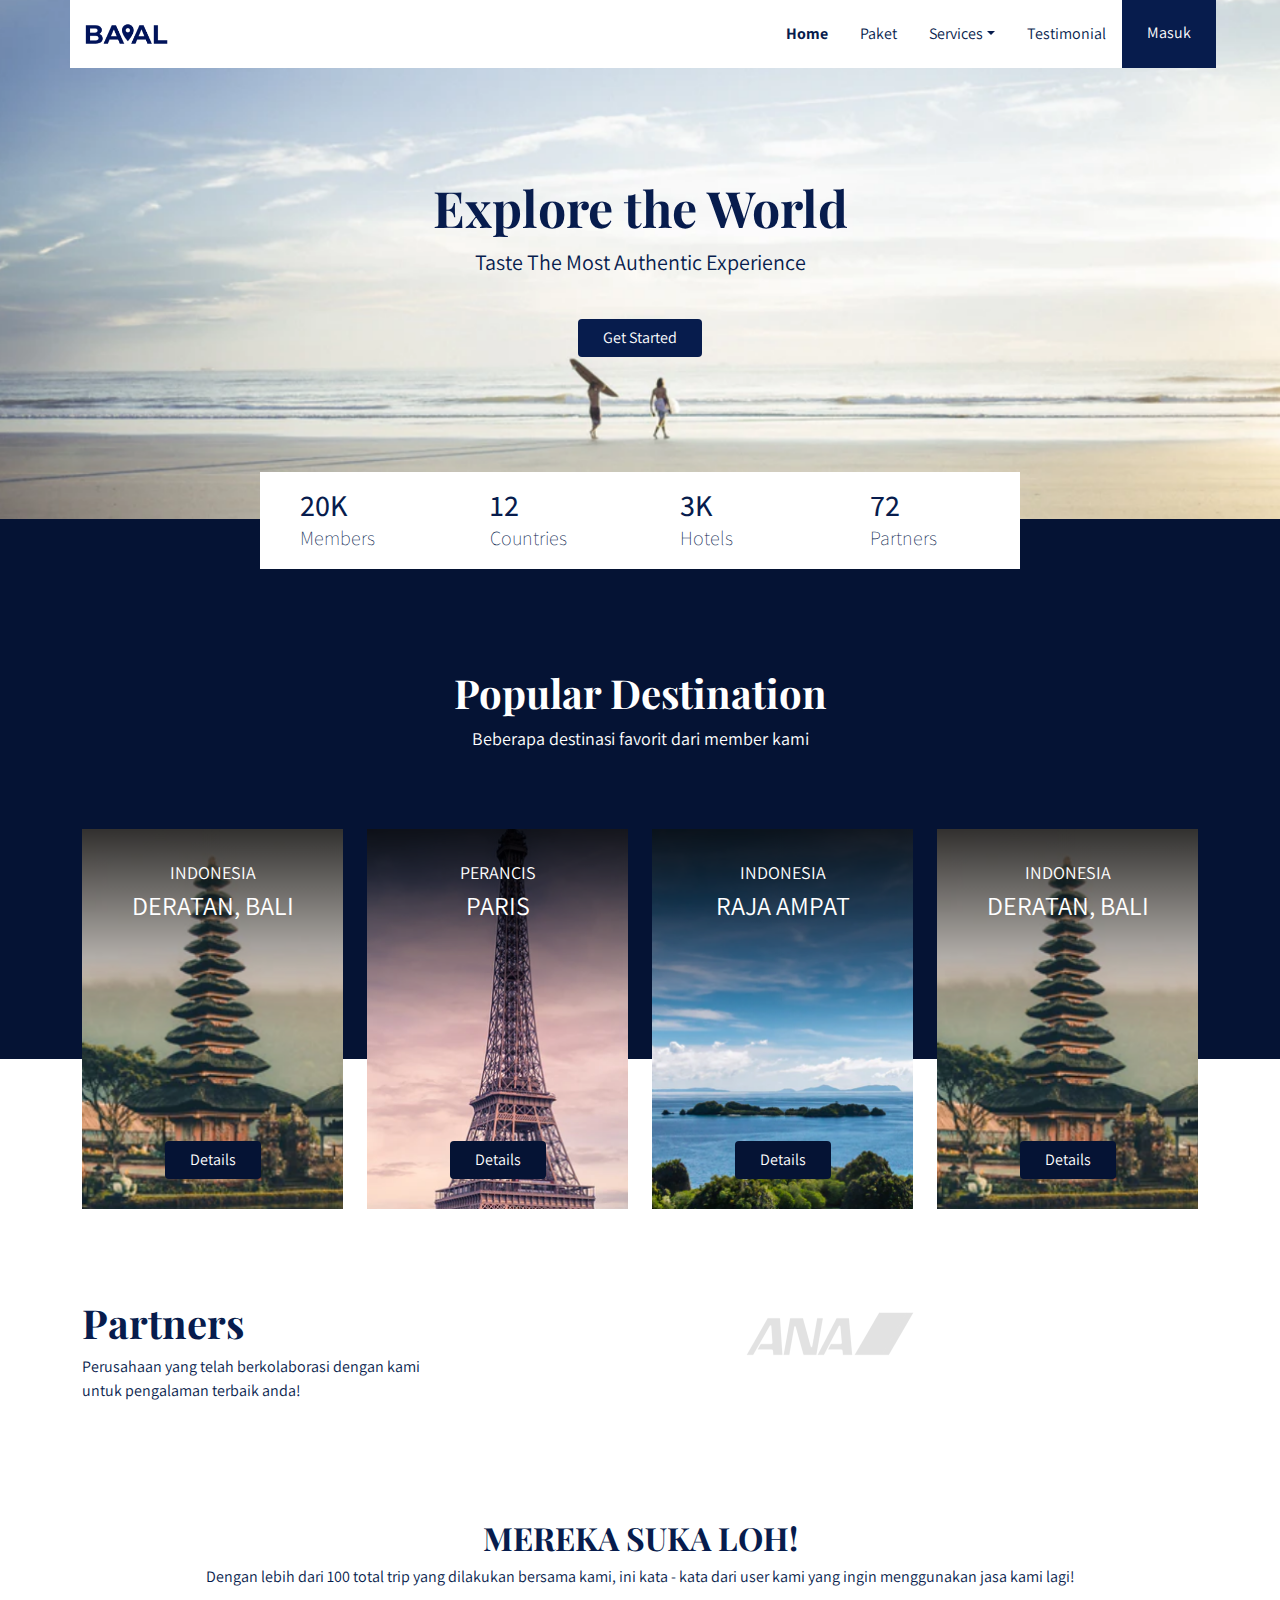
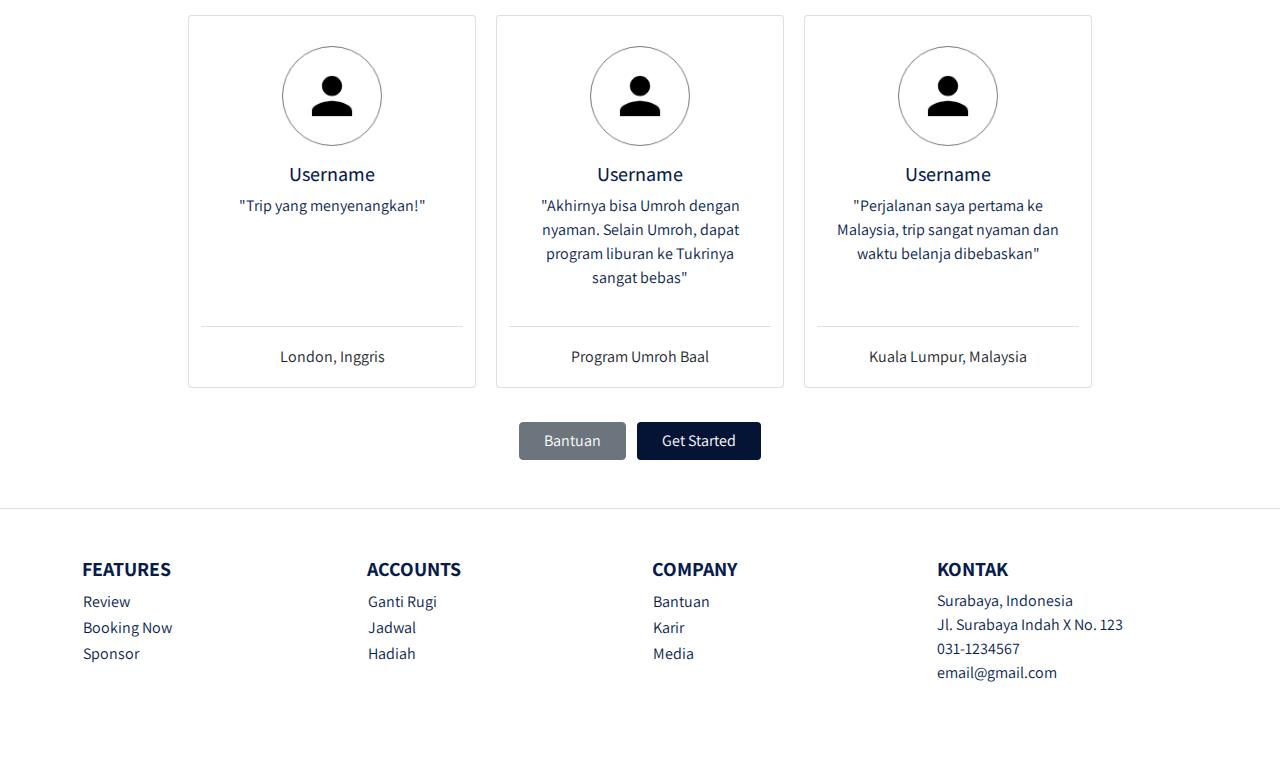
<file: html5/index.html>
<!DOCTYPE html>
<html lang="en">
<head>
    <meta charset="UTF-8">
    <meta http-equiv="X-UA-Compatible" content="IE=edge">
    <meta name="viewport" content="width=device-width, initial-scale=1.0">
    <!-- CSS -->
    <link rel="stylesheet" href="assets/css/bootstrap.min.css">

    <!-- FONTS -->
    <link rel="preconnect" href="https://fonts.googleapis.com">
    <link rel="preconnect" href="https://fonts.gstatic.com" crossorigin>
    <link href="https://fonts.googleapis.com/css2?family=Assistant:wght@200;300;400;500;600;700;800&family=Playfair+Display:ital,wght@0,400;0,500;0,600;0,700;0,800;0,900;1,400;1,500;1,600;1,700;1,800;1,900&display=swap" rel="stylesheet">

    <!-- CUSTOM -->
    <link rel="stylesheet" href="assets/css/main.css">
    <title>BAAL</title>
</head>
<body>
    <!-- Navbar -->
    <div class="container">
        <nav class="row navbar navbar-light navbar-expand-lg bg-white">
            <div class="container-fluid">
                <a href="#" class="navbar-brand">
                    <img src="assets/img/baal_logo.png" alt="logo.png" />
                </a>
                <button class="navbar-toggler" type="button" data-bs-toggle="collapse" data-bs-target="#navb" aria-controls="navb" aria-expanded="false" aria-label="Toggle navigation">
                    <span class="navbar-toggler-icon"></span>
                </button>

                <div class="collapse navbar-collapse" id="navb">
                    <ul class="navbar-nav ms-auto mr-3">
                        <li class="nav-item mx-md-2">
                            <a href="#" class="nav-link active">Home</a>
                        </li>
                        <li class="nav-item mx-md-2">
                            <a href="#" class="nav-link">Paket</a>
                        </li>
                        <li class="nav-item mx-md-2 dropdown">
                            <a href="#" class="nav-link dropdown-toggle" id="navbardrop" data-bs-toggle="dropdown">Services</a>
                            <div class="dropdown-menu" aria-labelledby="navbardrop">
                                <a href="#" class="dropdown-item">Link</a>
                                <a href="#" class="dropdown-item">Link</a>
                                <a href="#" class="dropdown-item">Link</a>
                            </div>
                        </li>
                        <li class="nav-item mx-md-2">
                            <a href="#" class="nav-link">Testimonial</a>
                        </li>
                    </ul>

                    <!-- If Mobile -->
                    <form class="form-inline d-sm-block d-md-none">
                        <button class="btn btn-login my-2 my-sm-0">
                            Masuk
                        </button>
                    </form>

                    <form class="form-inline my-2 my-lg-0 d-none d-md-block">
                        <button class="btn btn-login btn-navbar-right my-2 my-sm-0 px-4">
                            Masuk
                        </button>
                    </form>
                </div>
            </div>
        </nav>
    </div>

    <!-- Header -->
    <header class="text-center">
        <h1>
            Explore the World
        </h1>
        <p>Taste The Most Authentic Experience</p>
        <a href="" class="btn btn-get-started px-4 mt-4">Get Started</a>
    </header>

    <main>
        <div class="container">
            <section class="section-stats row justify-content-center" id="stats">
                <div class="col-3 col-md-2 stats-detail">
                    <h2>20K</h2>
                    <p>Members</p>
                </div>
                <div class="col-3 col-md-2 stats-detail">
                    <h2>12</h2>
                    <p>Countries</p>
                </div>
                <div class="col-3 col-md-2 stats-detail">
                    <h2>3K</h2>
                    <p>Hotels</p>
                </div>
                <div class="col-3 col-md-2 stats-detail">
                    <h2>72</h2>
                    <p>Partners</p>
                </div>
            </section>
        </div>

        <section class="section-popular" id="popular">
            <div class="container">
                <div class="row">
                    <div class="col text-center section-popular-heading">
                        <h2>Popular Destination</h2>
                        <p>Beberapa destinasi favorit dari member kami</p>
                    </div>
                </div>
            </div>

        </section>

        <section class="section-popular-content" id="popularContent">
            <div class="container">
                <div class="row section-popular-travel justify-content-center">
                    <div class="col-sm-6 col-md-4 col-lg-3">
                        <div class="card-travel text-center d-flex flex-column" style="background-image: url('assets/img/Group\ 16.png');">
                            <div class="travel-country">INDONESIA</div>
                            <div class="travel-location">DERATAN, BALI</div>
                            <div class="travel-button mt-auto">
                                <a href="#" class="btn btn-travel-details px-4">Details</a>
                            </div>
                        </div>
                    </div>

                    <div class="col-sm-6 col-md-4 col-lg-3">
                        <div class="card-travel text-center d-flex flex-column" style="background-image: url('assets/img/Group\ 17.png');">
                            <div class="travel-country">PERANCIS</div>
                            <div class="travel-location">PARIS</div>
                            <div class="travel-button mt-auto">
                                <a href="#" class="btn btn-travel-details px-4">Details</a>
                            </div>
                        </div>
                    </div>

                    <div class="col-sm-6 col-md-4 col-lg-3">
                        <div class="card-travel text-center d-flex flex-column" style="background-image: url('assets/img/Group\ 18.png');">
                            <div class="travel-country">INDONESIA</div>
                            <div class="travel-location">RAJA AMPAT</div>
                            <div class="travel-button mt-auto">
                                <a href="#" class="btn btn-travel-details px-4">Details</a>
                            </div>
                        </div>
                    </div>

                    <div class="col-sm-6 col-md-4 col-lg-3">
                        <div class="card-travel text-center d-flex flex-column" style="background-image: url('assets/img/Group\ 19.png');">
                            <div class="travel-country">INDONESIA</div>
                            <div class="travel-location">DERATAN, BALI</div>
                            <div class="travel-button mt-auto">
                                <a href="#" class="btn btn-travel-details px-4">Details</a>
                            </div>
                        </div>
                    </div>

                </div>
            </div>
        </section>

        <section class="section-networks" id="networks">
            <div class="container">
                <div class="row">
                    <div class="col-md-4">
                        <h2>Partners</h2>
                        <p>Perusahaan yang telah berkolaborasi dengan kami untuk pengalaman terbaik anda!</p>
                    </div>
                    <div class="col-md-8 text-center">
                        <img src="assets/img/Partner 1.png" alt="anapartner.png" class="img-partner">
                    </div>
                </div>
            </div>
        </section>

        <section class="section-testimonial-heading" id="testimonialHeading">
            <div class="container">
                <div class="row">
                    <div class="col text-center">
                        <h2>MEREKA SUKA LOH!</h2>
                        <p>Dengan lebih dari 100 total trip yang dilakukan bersama kami, ini kata - kata dari user kami yang ingin menggunakan jasa kami lagi!</p>
                    </div>
                </div>

                <div class="row section-testimonial-content d-flex justify-content-center" id="testimonialContent">

                        <div class="card" style="width: 18rem;">
                            <img src="assets/img/Profilepic.png" class="card-img-top align-self-center" alt="userprofilepic.png">
                            <div class="card-body text-center">
                              <h5 class="card-title">Username</h5>
                              <p class="card-text">"Trip yang menyenangkan!"</p>
                            </div>
                            <ul class="list-group list-group-flush text-center">
                              <li class="list-group-item">London, Inggris</li>
                            </ul>
                          </div>

                        <div class="card" style="width: 18rem;">
                            <img src="assets/img/Profilepic.png" class="card-img-top align-self-center" alt="userprofilepic.png">
                            <div class="card-body text-center">
                              <h5 class="card-title">Username</h5>
                              <p class="card-text">"Akhirnya bisa Umroh dengan nyaman. Selain Umroh, dapat program liburan ke Tukrinya sangat bebas"</p>
                            </div>
                            <ul class="list-group list-group-flush text-center">
                              <li class="list-group-item">Program Umroh Baal</li>
                            </ul>
                          </div>

                        <div class="card" style="width: 18rem;">
                            <img src="assets/img/Profilepic.png" class="card-img-top align-self-center" alt="userprofilepic.png">
                            <div class="card-body text-center">
                              <h5 class="card-title">Username</h5>
                              <p class="card-text">"Perjalanan saya pertama ke Malaysia, trip sangat nyaman dan waktu belanja dibebaskan"</p>
                            </div>
                            <ul class="list-group list-group-flush text-center">
                              <li class="list-group-item">Kuala Lumpur, Malaysia</li>
                            </ul>
                          </div>

                </div>

                <div class="row">
                    <div class="col-12 text-center">
                        <a href="#" class="btn btn-secondary px-4 mt-4 mx-1">Bantuan</a>
                        <a href="#" class="btn btn-get-started px-4 mt-4 mx-1">Get Started</a>
                    </div>
                </div>
            </div>
        </section>

    </main>

    <!-- Footer -->
    <footer class="section-footer mt-5 mb-4 border-top">
        <div class="container pt-5 pb-5">
            <div class="row d-flex justify-content-center">
                <div class="col-12">
                    <div class="row">

                        <div class="col-12 col-lg-3">
                            <h5>FEATURES</h5>
                            <ul class="list-unstyled">
                                <li><a href="#" class="btn p-0">Review</a></li>
                                <li><a href="#" class="btn p-0">Booking Now</a></li>
                                <li><a href="#" class="btn p-0">Sponsor</a></li>
                            </ul>
                        </div>

                        <div class="col-12 col-lg-3">
                            <h5>ACCOUNTS</h5>
                            <ul class="list-unstyled">
                                <li><a href="#" class="btn p-0">Ganti Rugi</a></li>
                                <li><a href="#" class="btn p-0">Jadwal</a></li>
                                <li><a href="#" class="btn p-0">Hadiah</a></li>
                            </ul>
                        </div>

                        <div class="col-12 col-lg-3">
                            <h5>COMPANY</h5>
                            <ul class="list-unstyled">
                                <li><a href="#" class="btn p-0">Bantuan</a></li>
                                <li><a href="#" class="btn p-0">Karir</a></li>
                                <li><a href="#" class="btn p-0">Media</a></li>
                            </ul>
                        </div>

                        <div class="col-12 col-lg-3">
                            <h5>KONTAK</h5>
                            <address>
                                Surabaya, Indonesia <br>
                                Jl. Surabaya Indah X No. 123 <br>
                                031-1234567 <br>
                                email@gmail.com
                            </address>
                        </div>

                    </div>
                </div>
            </div>
        </div>
    </footer>

    <script src="assets/js/bootstrap.min.js"></script>
    <script src="assets/js/jquery.min.js"></script>
    <script src="assets/js/retina.min.js"></script>
</body>
</html>
</file>
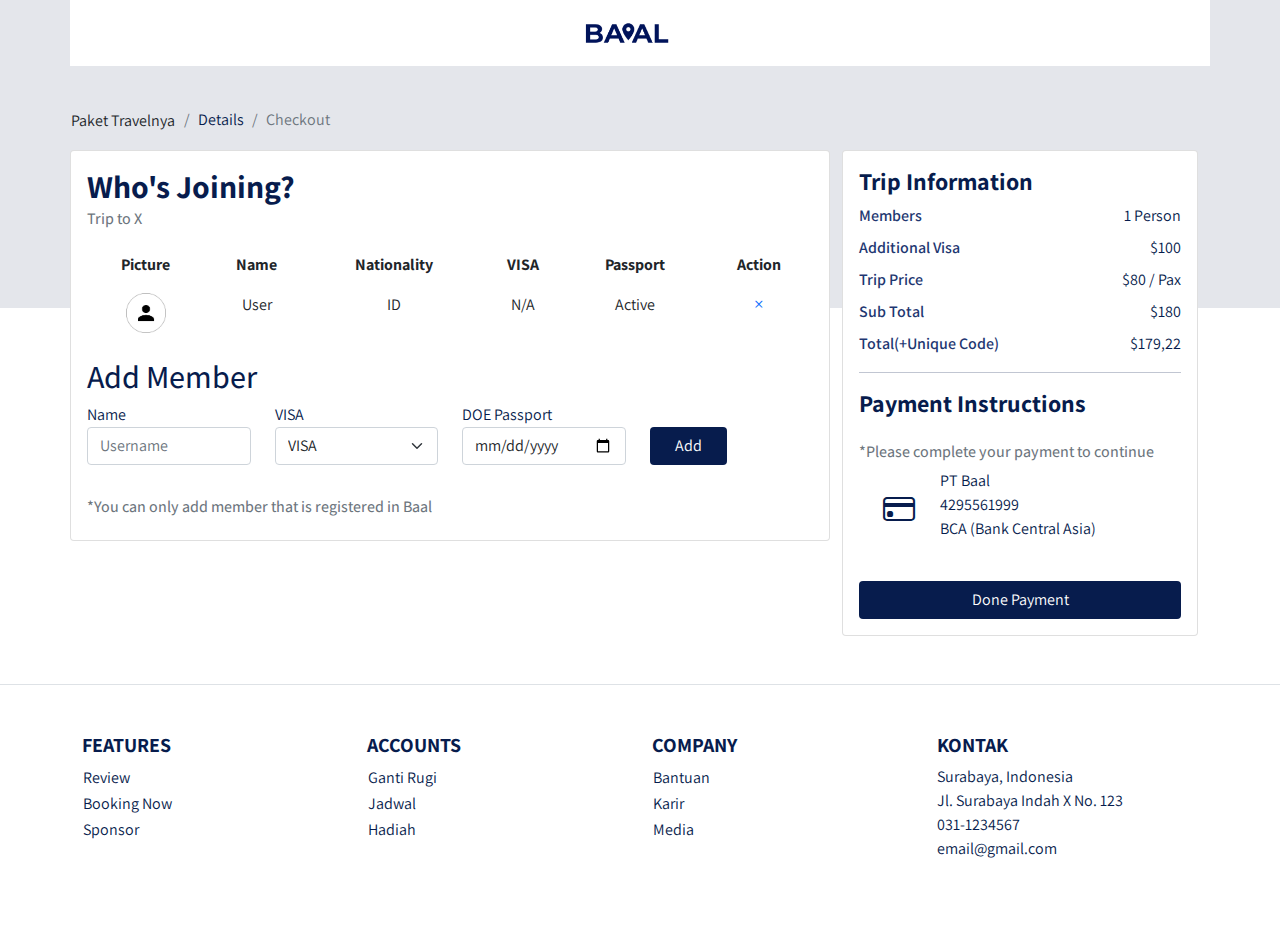
<file: html5/checkout.html>
<!DOCTYPE html>
<html lang="en">
<head>
    <meta charset="UTF-8">
    <meta http-equiv="X-UA-Compatible" content="IE=edge">
    <meta name="viewport" content="width=device-width, initial-scale=1.0">
    <!-- CSS -->
    <link rel="stylesheet" href="assets/css/bootstrap.min.css">

    <!-- FONTS -->
    <link rel="preconnect" href="https://fonts.googleapis.com">
    <link rel="preconnect" href="https://fonts.gstatic.com" crossorigin>
    <link href="https://fonts.googleapis.com/css2?family=Assistant:wght@200;300;400;500;600;700;800&family=Playfair+Display:ital,wght@0,400;0,500;0,600;0,700;0,800;0,900;1,400;1,500;1,600;1,700;1,800;1,900&display=swap" rel="stylesheet">
    <link rel="stylesheet" href="https://cdn.jsdelivr.net/npm/bootstrap-icons@1.8.1/font/bootstrap-icons.css">
    <!-- CUSTOM -->
    <link rel="stylesheet" href="assets/css/main.css">
    <link rel="stylesheet" href="assets/css/ribbon.css">
    <link rel="stylesheet" href="assets/css/xzoom.min.css">
    <title>BAAL</title>
</head>
<body>
    <!-- Navbar -->
    <div class="container">
        <nav class="row navbar navbar-light navbar-expand-lg bg-white">
            <div class="navbar-nav d-flex justify-content-center">
                <a href="index.html" class="navbar-brand">
                    <img src="assets/img/baal_logo.png" alt="logo.png" />
                </a>
            </div>
        </nav>
    </div>

    <main>
        <section class="section-details-header"></section>
        <section class="section-details-content">
            <div class="container">
                <div class="row">
                    <div class="col p-0">
                        <nav aria-label="breadcrumb">
                            <ol class="breadcrumb">
                              <li class="breadcrumb-item"><a href="#" class="btn p-0">Paket Travelnya</a></li>
                              <li class="breadcrumb-item" aria-current="page">Details</li>
                              <li class="breadcrumb-item active" aria-current="page">Checkout</li>
                            </ol>
                          </nav>
                    </div>
                </div>

                <div class="row">

                    <div class="col-lg-8 p-0">
                        <div class="card">
                            <div class="card-body">
                              <h2 class="card-title"><strong>Who's Joining?</strong></h2>
                              <h6 class="card-subtitle mb-2 text-muted title-description">Trip to X</h6>
                              <div class="attendee mt-3">
                                  <table class="table table-responsive-sm text-center table-borderless">
                                      <thead>
                                          <th>Picture</th>
                                          <th>Name</th>
                                          <th>Nationality</th>
                                          <th>VISA</th>
                                          <th>Passport</th>
                                          <th>Action</th>
                                      </thead>
                                      <tbody>
                                          <tr>
                                              <td><img src="assets/img/Profilepic.png" class="align-self-center" alt="userprofilepic.png" width="40px"></td>
                                              <td>User</td>
                                              <td>ID</td>
                                              <td>N/A</td>
                                              <td>Active</td>
                                              <td>
                                                <a href="#">
                                                    <i class="bi bi-x"></i>
                                                </a>
                                              </td>
                                          </tr>
                                      </tbody>
                                  </table>
                              </div>
                              <div class="member mt-3">
                                  <h2>Add Member</h2>
                                  <form class="row row-cols-12">
                                      <div class="col-md-3">
                                          <label for="username" class="sr-only">Name</label>
                                          <input type="text" class="form-control mb-2 mr-sm-2" id="username" name="username" placeholder="Username" />
                                      </div>

                                      <div class="col-md-3">
                                          <label for="visa" class="sr-only">VISA</label>
                                          <select name="visa" id="visa" class="form-select mb-2 mr-sm-2">
                                            <option value="VISA" selected>VISA</option>
                                            <option value="30 Days">30 Days</option>
                                            <option value="N/A">N/A</option>
                                          </select>
                                      </div>

                                      <div class="col-md-3">
                                        <label for="doepassport" class="sr-only">DOE Passport</label>
                                        <input type="date" class="form-control mb-2 mr-sm-2" id="doepassport" name="doepassport" placeholder="DOE Passport" />
                                      </div>

                                      <div class="col-md-3">
                                        <button id="btnsubmit" class="btn btn-add-now mb-2 px-4 mt-4">Add</button>
                                      </div>
                                  </form>
                              </div>
                              <h6 class="card-subtitle mt-4 mb-2 text-muted title-description">*You can only add member that is registered in Baal</h6>
                            </div>
                          </div>
                    </div>

                    <div class="col-lg-4">

                        <div class="card card-right">
                            <div class="card-body">
                              <h4 class="card-text trip-info">Trip Information</h4>
                              <div class="d-flex justify-content-center mb-2">
                                  <div class="col-6 text-start title-trip-info">
                                      Members
                                  </div>
                                  <div class="col-6 text-end">
                                      1 Person
                                  </div>
                              </div>
                              <div class="d-flex justify-content-center mb-2">
                                  <div class="col-6 text-start title-trip-info">
                                      Additional Visa
                                  </div>
                                  <div class="col-6 text-end">
                                      $100
                                  </div>
                              </div>
                              <div class="d-flex justify-content-center mb-2">
                                  <div class="col-6 text-start title-trip-info">
                                    Trip Price
                                  </div>
                                  <div class="col-6 text-end">
                                    $80 / Pax
                                  </div>
                              </div>
                              <div class="d-flex justify-content-center mb-2">
                                  <div class="col-6 text-start title-trip-info">
                                      Sub Total
                                  </div>
                                  <div class="col-6 text-end">
                                      $180
                                  </div>
                              </div>
                              <div class="d-flex justify-content-center mb-2">
                                  <div class="col-6 text-start title-trip-info">
                                      Total(+Unique Code)
                                  </div>
                                  <div class="col-6 text-end">
                                      $179,22
                                  </div>
                              </div>
                              <hr>
                              <h4 class="card-text trip-info">Payment Instructions</h4>
                              <h6 class="card-subtitle mt-4 mb-2 text-muted title-description">*Please complete your payment to continue</h6>

                            <div class="d-flex justify-content-start align-items-start mb-2">
                                <div class="col-3 align-self-center">
                                    <h2 class="text-center"><i class="bi bi-credit-card"></i></h2>
                                </div>
                                <div class="col-6">
                                    <p class="mb-0">PT Baal</p>
                                    <p class="mb-0">4295561999</p>
                                    <p>BCA (Bank Central Asia)</p>
                                </div>
                            </div>

                              <a href="success.html" class="mt-4 btn btn-book card-link d-flex justify-content-center">Done Payment</a>
                            </div>
                          </div>

                    </div>

                </div>
            </div>
        </section>
    </main>

    <footer class="section-footer mt-5 mb-4 border-top">
        <div class="container pt-5 pb-5">
            <div class="row d-flex justify-content-center">
                <div class="col-12">
                    <div class="row">

                        <div class="col-12 col-lg-3">
                            <h5>FEATURES</h5>
                            <ul class="list-unstyled">
                                <li><a href="#" class="btn p-0">Review</a></li>
                                <li><a href="#" class="btn p-0">Booking Now</a></li>
                                <li><a href="#" class="btn p-0">Sponsor</a></li>
                            </ul>
                        </div>

                        <div class="col-12 col-lg-3">
                            <h5>ACCOUNTS</h5>
                            <ul class="list-unstyled">
                                <li><a href="#" class="btn p-0">Ganti Rugi</a></li>
                                <li><a href="#" class="btn p-0">Jadwal</a></li>
                                <li><a href="#" class="btn p-0">Hadiah</a></li>
                            </ul>
                        </div>

                        <div class="col-12 col-lg-3">
                            <h5>COMPANY</h5>
                            <ul class="list-unstyled">
                                <li><a href="#" class="btn p-0">Bantuan</a></li>
                                <li><a href="#" class="btn p-0">Karir</a></li>
                                <li><a href="#" class="btn p-0">Media</a></li>
                            </ul>
                        </div>

                        <div class="col-12 col-lg-3">
                            <h5>KONTAK</h5>
                            <address>
                                Surabaya, Indonesia <br>
                                Jl. Surabaya Indah X No. 123 <br>
                                031-1234567 <br>
                                email@gmail.com
                            </address>
                        </div>

                    </div>
                </div>
            </div>
        </div>
    </footer>

    <script src="assets/js/bootstrap.min.js"></script>
    <script src="assets/js/jquery.min.js"></script>
    <script src="assets/js/xzoom.min.js"></script>

    <script type="text/javascript">
        $(document).ready(function() {

            $('.xzoom, .xzoom-gallery').xzoom({
                zoomWidth: 500,
                title: false,
                tint: '#333',
                Xoffset: 15
            });
        })
    </script>
</body>
</html>
</file>
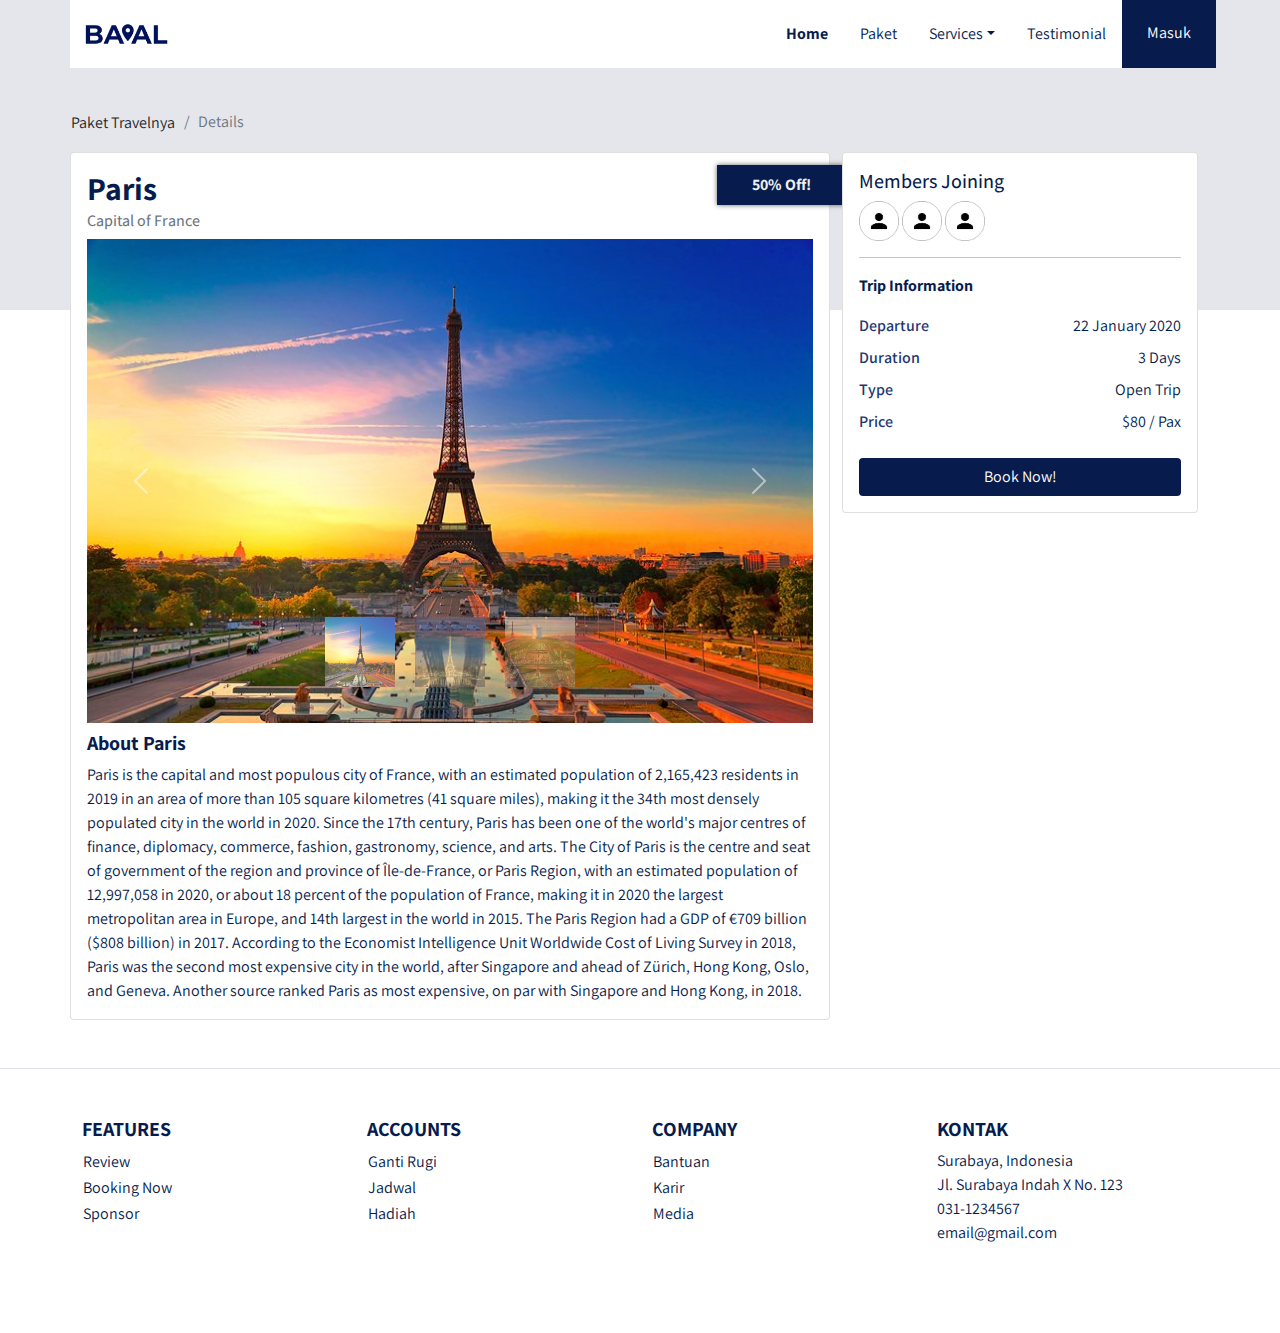
<file: html5/details.html>
<!DOCTYPE html>
<html lang="en">
<head>
    <meta charset="UTF-8">
    <meta http-equiv="X-UA-Compatible" content="IE=edge">
    <meta name="viewport" content="width=device-width, initial-scale=1.0">
    <!-- CSS -->
    <link rel="stylesheet" href="assets/css/bootstrap.min.css">

    <!-- FONTS -->
    <link rel="preconnect" href="https://fonts.googleapis.com">
    <link rel="preconnect" href="https://fonts.gstatic.com" crossorigin>
    <link href="https://fonts.googleapis.com/css2?family=Assistant:wght@200;300;400;500;600;700;800&family=Playfair+Display:ital,wght@0,400;0,500;0,600;0,700;0,800;0,900;1,400;1,500;1,600;1,700;1,800;1,900&display=swap" rel="stylesheet">

    <!-- CUSTOM -->
    <link rel="stylesheet" href="assets/css/main.css">
    <link rel="stylesheet" href="assets/css/ribbon.css">
    <link rel="stylesheet" href="assets/css/xzoom.min.css">
    <title>BAAL</title>
</head>
<body>
    <!-- Navbar -->
    <div class="container">
        <nav class="row navbar navbar-light navbar-expand-lg bg-white">
            <div class="container-fluid">
                <a href="#" class="navbar-brand">
                    <img src="assets/img/baal_logo.png" alt="logo.png" />
                </a>
                <button class="navbar-toggler" type="button" data-bs-toggle="collapse" data-bs-target="#navb" aria-controls="navb" aria-expanded="false" aria-label="Toggle navigation">
                    <span class="navbar-toggler-icon"></span>
                </button>

                <div class="collapse navbar-collapse" id="navb">
                    <ul class="navbar-nav ms-auto mr-3">
                        <li class="nav-item mx-md-2">
                            <a href="#" class="nav-link active">Home</a>
                        </li>
                        <li class="nav-item mx-md-2">
                            <a href="#" class="nav-link">Paket</a>
                        </li>
                        <li class="nav-item mx-md-2 dropdown">
                            <a href="#" class="nav-link dropdown-toggle" id="navbardrop" data-bs-toggle="dropdown">Services</a>
                            <div class="dropdown-menu" aria-labelledby="navbardrop">
                                <a href="#" class="dropdown-item">Link</a>
                                <a href="#" class="dropdown-item">Link</a>
                                <a href="#" class="dropdown-item">Link</a>
                            </div>
                        </li>
                        <li class="nav-item mx-md-2">
                            <a href="#" class="nav-link">Testimonial</a>
                        </li>
                    </ul>

                    <!-- If Mobile -->
                    <form class="form-inline d-sm-block d-md-none">
                        <button class="btn btn-login my-2 my-sm-0">
                            Masuk
                        </button>
                    </form>

                    <form class="form-inline my-2 my-lg-0 d-none d-md-block">
                        <button class="btn btn-login btn-navbar-right my-2 my-sm-0 px-4">
                            Masuk
                        </button>
                    </form>
                </div>
            </div>
        </nav>
    </div>

    <main>
        <section class="section-details-header"></section>
        <section class="section-details-content">
            <div class="container">
                <div class="row">
                    <div class="col p-0">
                        <nav aria-label="breadcrumb">
                            <ol class="breadcrumb">
                              <li class="breadcrumb-item"><a href="#" class="btn p-0">Paket Travelnya</a></li>
                              <li class="breadcrumb-item active" aria-current="page">Details</li>
                            </ol>
                          </nav>
                    </div>
                </div>

                <div class="row">

                    <div class="col-lg-8 p-0">
                        <div class="card">
                            <div class="card-ribbon">
                                <span><strong>50% Off!</strong></span>
                            </div>
                            <div class="card-body">
                              <h2 class="card-title"><strong>Paris</strong></h2>
                              <h6 class="card-subtitle mb-2 text-muted title-description">Capital of France</h6>

                              <!-- Carousel -->
                              <div id="detailsCarousel" class="carousel slide" data-bs-ride="carousel">
                                <div class="carousel-indicators">
                                  <button type="button" data-bs-target="#detailsCarousel" data-bs-slide-to="0" class="active" aria-current="true" aria-label="Slide 1"><img src="assets/img/paris-france-1.jpg" alt="paris-france-1.png" /></button>
                                  <button type="button" data-bs-target="#detailsCarousel" data-bs-slide-to="1" aria-label="Slide 2"><img src="assets/img/paris-france-2.jpg" alt="paris-france-2.png" /></button>
                                  <button type="button" data-bs-target="#detailsCarousel" data-bs-slide-to="2" aria-label="Slide 3"><img src="assets/img/paris-france-3.jpg" alt="paris-france-3.png" /></button>
                                </div>
                                <div class="carousel-inner">
                                  <div class="carousel-item active">
                                    <img src="assets/img/paris-france-1.jpg" class="xzoom d-block w-100" alt="paris-france-1.png" id="xzoom-default" xoriginal="assets/img/paris-france-1.jpg" />
                                  </div>
                                  <div class="carousel-item">
                                    <img src="assets/img/paris-france-2.jpg" class="d-block w-100 xzoom" alt="paris-france-2.png" xoriginal="assets/img/paris-france-2.jpg" />
                                  </div>
                                  <div class="carousel-item">
                                    <img src="assets/img/paris-france-3.jpg" class="d-block w-100 xzoom" alt="paris-france-3.png" xoriginal="assets/img/paris-france-3.jpg" />
                                  </div>
                                </div>
                                <button class="carousel-control-prev" type="button" data-bs-target="#detailsCarousel" data-bs-slide="prev">
                                  <span class="carousel-control-prev-icon" aria-hidden="true"></span>
                                  <span class="visually-hidden">Previous</span>
                                </button>
                                <button class="carousel-control-next" type="button" data-bs-target="#detailsCarousel" data-bs-slide="next">
                                  <span class="carousel-control-next-icon" aria-hidden="true"></span>
                                  <span class="visually-hidden">Next</span>
                                </button>
                              </div>

                              <h5 class="card-title mt-2"><strong>About Paris</strong></h5>
                              <p class="card-text title-description">Paris  is the capital and most populous city of France, with an estimated population of 2,165,423 residents in 2019 in an area of more than 105 square kilometres (41 square miles), making it the 34th most densely populated city in the world in 2020. Since the 17th century, Paris has been one of the world's major centres of finance, diplomacy, commerce, fashion, gastronomy, science, and arts. The City of Paris is the centre and seat of government of the region and province of Île-de-France, or Paris Region, with an estimated population of 12,997,058 in 2020, or about 18 percent of the population of France, making it in 2020 the largest metropolitan area in Europe, and 14th largest in the world in 2015. The Paris Region had a GDP of €709 billion ($808 billion) in 2017. According to the Economist Intelligence Unit Worldwide Cost of Living Survey in 2018, Paris was the second most expensive city in the world, after Singapore and ahead of Zürich, Hong Kong, Oslo, and Geneva. Another source ranked Paris as most expensive, on par with Singapore and Hong Kong, in 2018.</p>

                            </div>
                          </div>
                    </div>

                    <div class="col-lg-4">

                        <div class="card card-right">
                            <div class="card-body">
                              <h5 class="card-title">Members Joining</h5>
                              <img src="assets/img/Profilepic.png" class="align-self-center" alt="userprofilepic.png" width="40px">
                              <img src="assets/img/Profilepic.png" class="align-self-center" alt="userprofilepic.png" width="40px">
                              <img src="assets/img/Profilepic.png" class="align-self-center" alt="userprofilepic.png" width="40px">
                              <hr>
                              <p class="card-text trip-info">Trip Information</p>
                              <div class="d-flex justify-content-center mb-2">
                                  <div class="col-6 text-start title-trip-info">
                                      Departure
                                  </div>
                                  <div class="col-6 text-end">
                                      22 January 2020
                                  </div>
                              </div>
                              <div class="d-flex justify-content-center mb-2">
                                  <div class="col-6 text-start title-trip-info">
                                      Duration
                                  </div>
                                  <div class="col-6 text-end">
                                      3 Days
                                  </div>
                              </div>
                              <div class="d-flex justify-content-center mb-2">
                                  <div class="col-6 text-start title-trip-info">
                                      Type
                                  </div>
                                  <div class="col-6 text-end">
                                      Open Trip
                                  </div>
                              </div>
                              <div class="d-flex justify-content-center mb-2">
                                  <div class="col-6 text-start title-trip-info">
                                      Price
                                  </div>
                                  <div class="col-6 text-end">
                                      $80 / Pax
                                  </div>
                              </div>

                              <a href="checkout.html" class="mt-4 btn btn-book card-link d-flex justify-content-center">Book Now!</a>
                            </div>
                          </div>

                    </div>

                </div>
            </div>
        </section>
    </main>

    <footer class="section-footer mt-5 mb-4 border-top">
        <div class="container pt-5 pb-5">
            <div class="row d-flex justify-content-center">
                <div class="col-12">
                    <div class="row">

                        <div class="col-12 col-lg-3">
                            <h5>FEATURES</h5>
                            <ul class="list-unstyled">
                                <li><a href="#" class="btn p-0">Review</a></li>
                                <li><a href="#" class="btn p-0">Booking Now</a></li>
                                <li><a href="#" class="btn p-0">Sponsor</a></li>
                            </ul>
                        </div>

                        <div class="col-12 col-lg-3">
                            <h5>ACCOUNTS</h5>
                            <ul class="list-unstyled">
                                <li><a href="#" class="btn p-0">Ganti Rugi</a></li>
                                <li><a href="#" class="btn p-0">Jadwal</a></li>
                                <li><a href="#" class="btn p-0">Hadiah</a></li>
                            </ul>
                        </div>

                        <div class="col-12 col-lg-3">
                            <h5>COMPANY</h5>
                            <ul class="list-unstyled">
                                <li><a href="#" class="btn p-0">Bantuan</a></li>
                                <li><a href="#" class="btn p-0">Karir</a></li>
                                <li><a href="#" class="btn p-0">Media</a></li>
                            </ul>
                        </div>

                        <div class="col-12 col-lg-3">
                            <h5>KONTAK</h5>
                            <address>
                                Surabaya, Indonesia <br>
                                Jl. Surabaya Indah X No. 123 <br>
                                031-1234567 <br>
                                email@gmail.com
                            </address>
                        </div>

                    </div>
                </div>
            </div>
        </div>
    </footer>

    <script src="assets/js/bootstrap.min.js"></script>
    <script src="assets/js/jquery.min.js"></script>
    <script src="assets/js/xzoom.min.js"></script>

    <script type="text/javascript">
        $(document).ready(function() {

            $('.xzoom, .xzoom-gallery').xzoom({
                zoomWidth: 500,
                title: false,
                tint: '#333',
                Xoffset: 15
            });
        })
    </script>
</body>
</html>
</file>
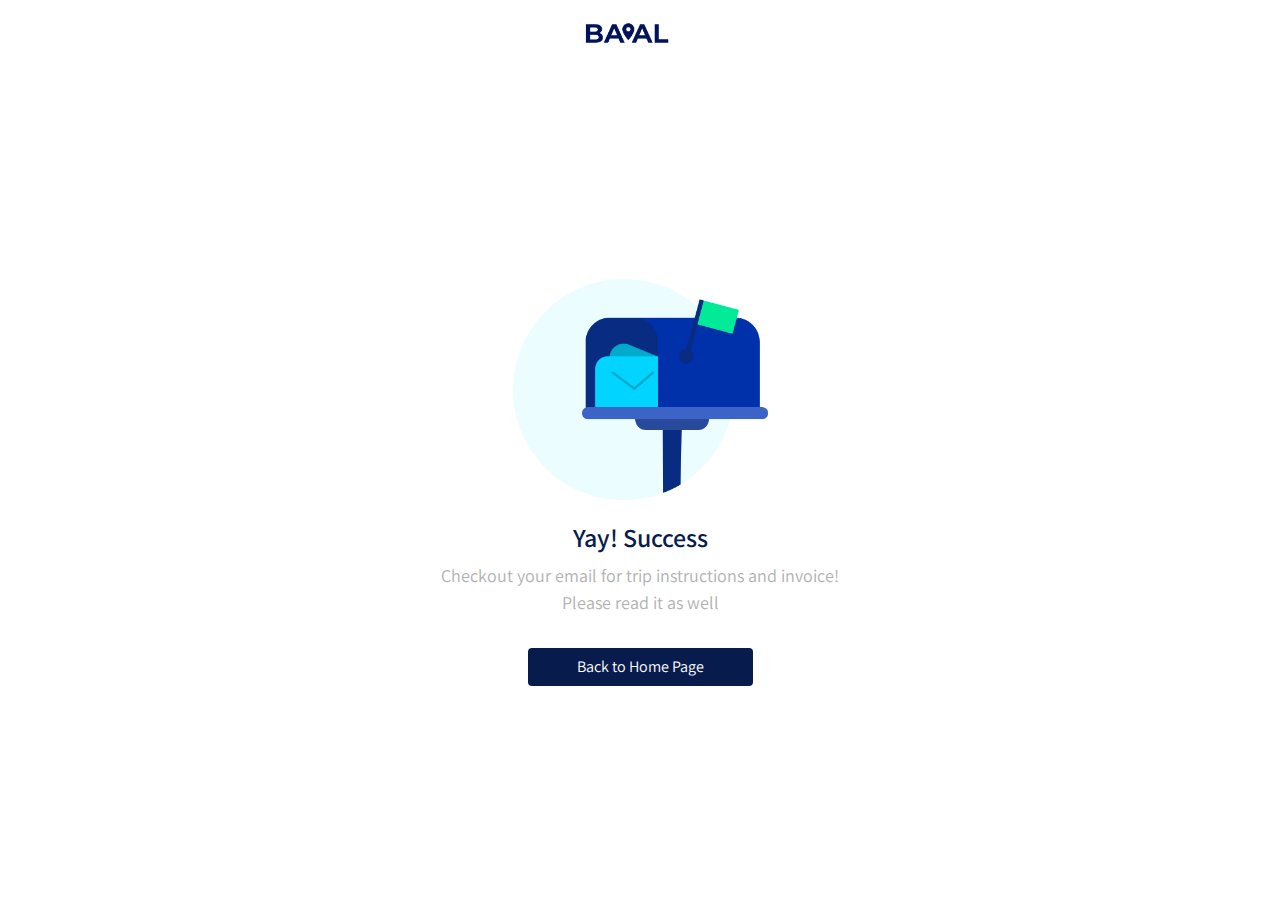
<file: html5/success.html>
<!DOCTYPE html>
<html lang="en">
<head>
    <meta charset="UTF-8">
    <meta http-equiv="X-UA-Compatible" content="IE=edge">
    <meta name="viewport" content="width=device-width, initial-scale=1.0">
    <!-- CSS -->
    <link rel="stylesheet" href="assets/css/bootstrap.min.css">

    <!-- FONTS -->
    <link rel="preconnect" href="https://fonts.googleapis.com">
    <link rel="preconnect" href="https://fonts.gstatic.com" crossorigin>
    <link href="https://fonts.googleapis.com/css2?family=Assistant:wght@200;300;400;500;600;700;800&family=Playfair+Display:ital,wght@0,400;0,500;0,600;0,700;0,800;0,900;1,400;1,500;1,600;1,700;1,800;1,900&display=swap" rel="stylesheet">
    <link rel="stylesheet" href="https://cdn.jsdelivr.net/npm/bootstrap-icons@1.8.1/font/bootstrap-icons.css">
    <!-- CUSTOM -->
    <link rel="stylesheet" href="assets/css/main.css">
    <link rel="stylesheet" href="assets/css/ribbon.css">
    <link rel="stylesheet" href="assets/css/xzoom.min.css">
    <title>BAAL</title>
</head>
<body>
    <!-- Navbar -->
    <div class="container">
        <nav class="row navbar navbar-light navbar-expand-lg bg-white">
            <div class="navbar-nav d-flex justify-content-center">
                <a href="index.html" class="navbar-brand">
                    <img src="assets/img/baal_logo.png" alt="logo.png" />
                </a>
            </div>
        </nav>
    </div>

    <main>
        <div class="section-success d-flex align-items-center">
            <div class="col text-center">
                <img src="assets/img/ic_mail.png" alt="">
                <h1>Yay! Success</h1>
                <p>Checkout your email for trip instructions and invoice! <br>
                    Please read it as well</p>
                <a href="index.html" class="btn btn-homepage mt-3 px-5">Back to Home Page</a>
            </div>
        </div>
    </main>

    <script src="assets/js/bootstrap.min.js"></script>
    <script src="assets/js/jquery.min.js"></script>
    <script src="assets/js/xzoom.min.js"></script>

    <script type="text/javascript">
        $(document).ready(function() {

            $('.xzoom, .xzoom-gallery').xzoom({
                zoomWidth: 500,
                title: false,
                tint: '#333',
                Xoffset: 15
            });
        })
    </script>
</body>
</html>
</file>
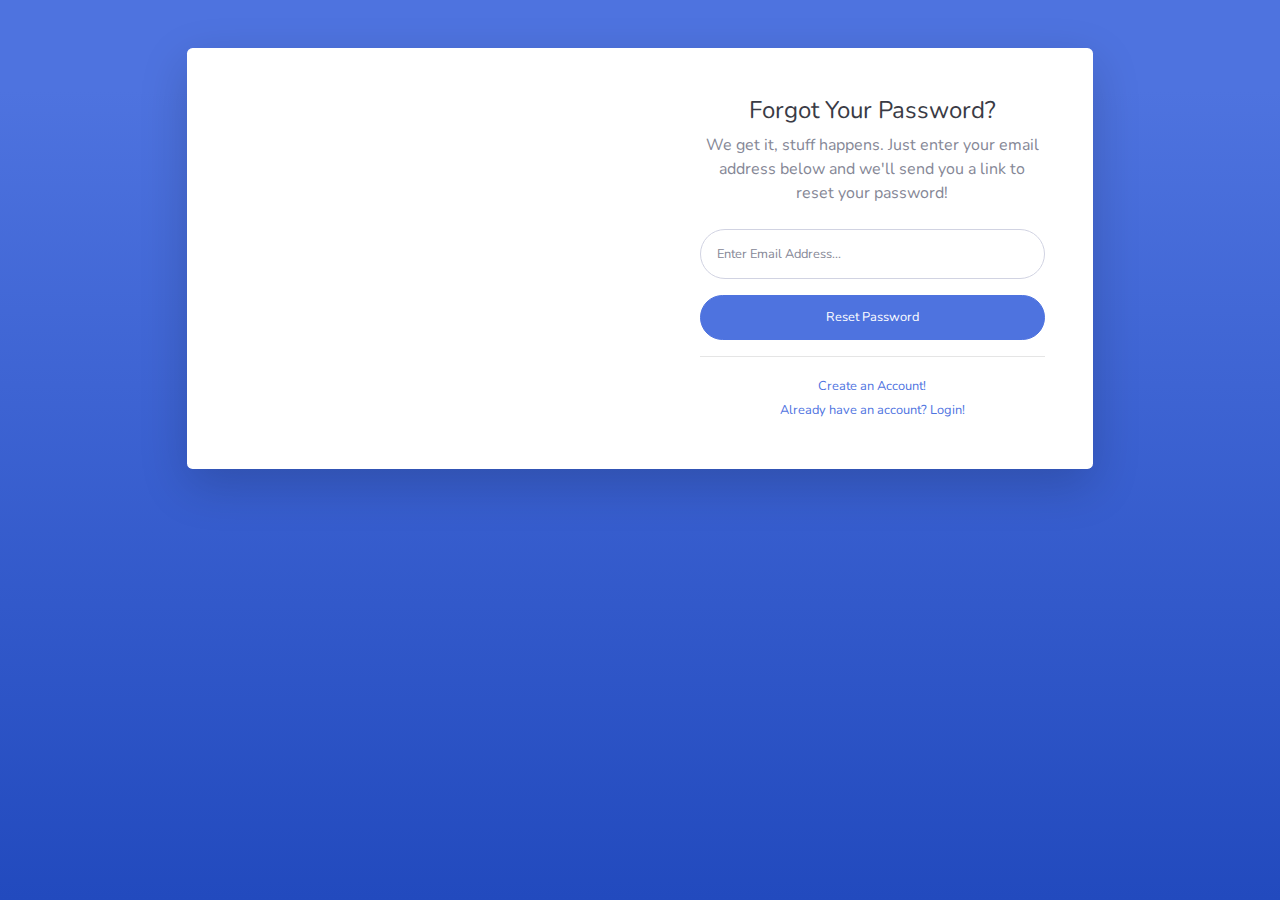
<file: public/admin/forgot-password.html>
<!DOCTYPE html>
<html lang="en">

<head>

    <meta charset="utf-8">
    <meta http-equiv="X-UA-Compatible" content="IE=edge">
    <meta name="viewport" content="width=device-width, initial-scale=1, shrink-to-fit=no">
    <meta name="description" content="">
    <meta name="author" content="">

    <title>SB Admin 2 - Forgot Password</title>

    <!-- Custom fonts for this template-->
    <link href="vendor/fontawesome-free/css/all.min.css" rel="stylesheet" type="text/css">
    <link
        href="https://fonts.googleapis.com/css?family=Nunito:200,200i,300,300i,400,400i,600,600i,700,700i,800,800i,900,900i"
        rel="stylesheet">

    <!-- Custom styles for this template-->
    <link href="css/sb-admin-2.min.css" rel="stylesheet">

</head>

<body class="bg-gradient-primary">

    <div class="container">

        <!-- Outer Row -->
        <div class="row justify-content-center">

            <div class="col-xl-10 col-lg-12 col-md-9">

                <div class="card o-hidden border-0 shadow-lg my-5">
                    <div class="card-body p-0">
                        <!-- Nested Row within Card Body -->
                        <div class="row">
                            <div class="col-lg-6 d-none d-lg-block bg-password-image"></div>
                            <div class="col-lg-6">
                                <div class="p-5">
                                    <div class="text-center">
                                        <h1 class="h4 text-gray-900 mb-2">Forgot Your Password?</h1>
                                        <p class="mb-4">We get it, stuff happens. Just enter your email address below
                                            and we'll send you a link to reset your password!</p>
                                    </div>
                                    <form class="user">
                                        <div class="form-group">
                                            <input type="email" class="form-control form-control-user"
                                                id="exampleInputEmail" aria-describedby="emailHelp"
                                                placeholder="Enter Email Address...">
                                        </div>
                                        <a href="login.html" class="btn btn-primary btn-user btn-block">
                                            Reset Password
                                        </a>
                                    </form>
                                    <hr>
                                    <div class="text-center">
                                        <a class="small" href="register.html">Create an Account!</a>
                                    </div>
                                    <div class="text-center">
                                        <a class="small" href="login.html">Already have an account? Login!</a>
                                    </div>
                                </div>
                            </div>
                        </div>
                    </div>
                </div>

            </div>

        </div>

    </div>

    <!-- Bootstrap core JavaScript-->
    <script src="vendor/jquery/jquery.min.js"></script>
    <script src="vendor/bootstrap/js/bootstrap.bundle.min.js"></script>

    <!-- Core plugin JavaScript-->
    <script src="vendor/jquery-easing/jquery.easing.min.js"></script>

    <!-- Custom scripts for all pages-->
    <script src="js/sb-admin-2.min.js"></script>

</body>

</html>
</file>
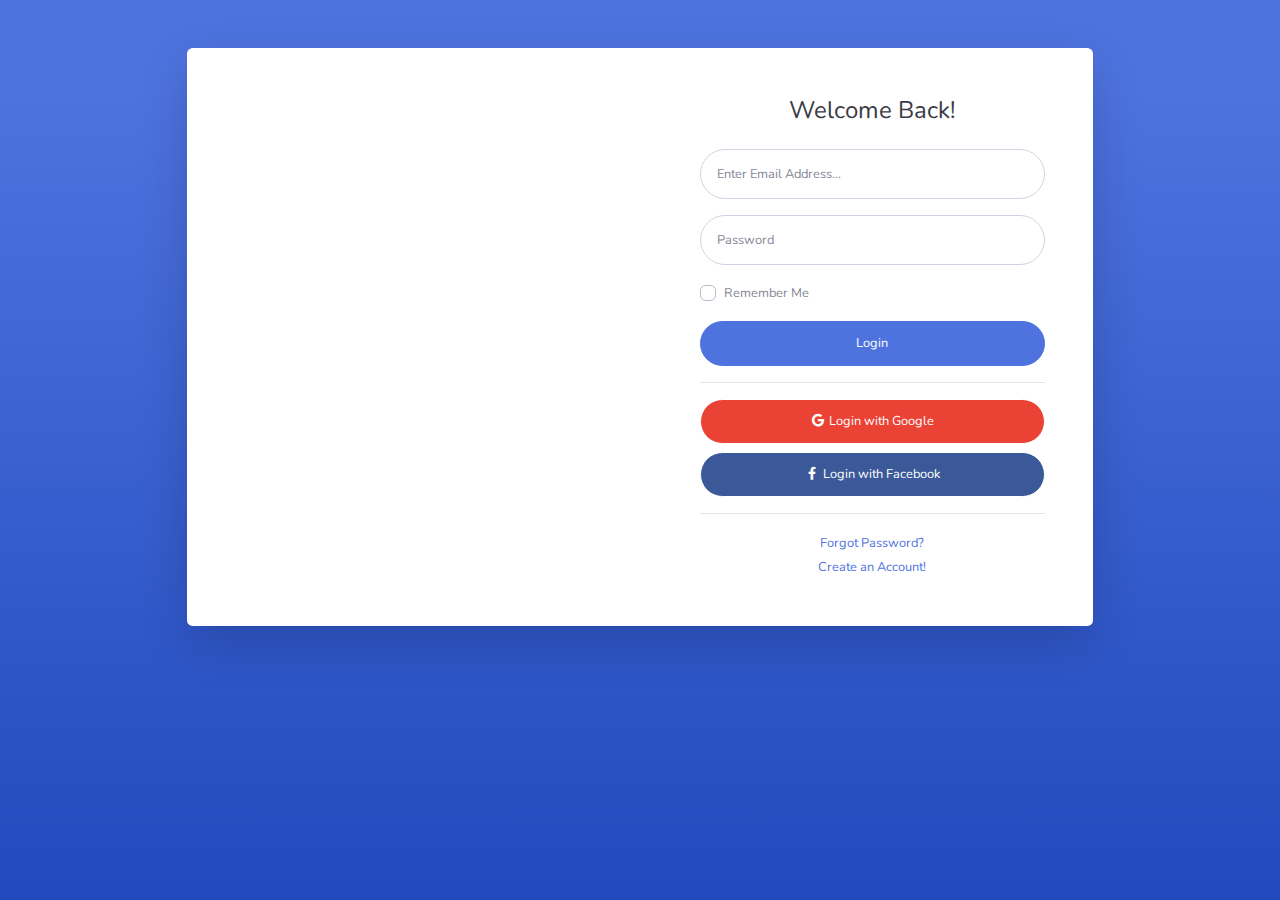
<file: public/admin/login.html>
<!DOCTYPE html>
<html lang="en">

<head>

    <meta charset="utf-8">
    <meta http-equiv="X-UA-Compatible" content="IE=edge">
    <meta name="viewport" content="width=device-width, initial-scale=1, shrink-to-fit=no">
    <meta name="description" content="">
    <meta name="author" content="">

    <title>SB Admin 2 - Login</title>

    <!-- Custom fonts for this template-->
    <link href="vendor/fontawesome-free/css/all.min.css" rel="stylesheet" type="text/css">
    <link
        href="https://fonts.googleapis.com/css?family=Nunito:200,200i,300,300i,400,400i,600,600i,700,700i,800,800i,900,900i"
        rel="stylesheet">

    <!-- Custom styles for this template-->
    <link href="css/sb-admin-2.min.css" rel="stylesheet">

</head>

<body class="bg-gradient-primary">

    <div class="container">

        <!-- Outer Row -->
        <div class="row justify-content-center">

            <div class="col-xl-10 col-lg-12 col-md-9">

                <div class="card o-hidden border-0 shadow-lg my-5">
                    <div class="card-body p-0">
                        <!-- Nested Row within Card Body -->
                        <div class="row">
                            <div class="col-lg-6 d-none d-lg-block bg-login-image"></div>
                            <div class="col-lg-6">
                                <div class="p-5">
                                    <div class="text-center">
                                        <h1 class="h4 text-gray-900 mb-4">Welcome Back!</h1>
                                    </div>
                                    <form class="user">
                                        <div class="form-group">
                                            <input type="email" class="form-control form-control-user"
                                                id="exampleInputEmail" aria-describedby="emailHelp"
                                                placeholder="Enter Email Address...">
                                        </div>
                                        <div class="form-group">
                                            <input type="password" class="form-control form-control-user"
                                                id="exampleInputPassword" placeholder="Password">
                                        </div>
                                        <div class="form-group">
                                            <div class="custom-control custom-checkbox small">
                                                <input type="checkbox" class="custom-control-input" id="customCheck">
                                                <label class="custom-control-label" for="customCheck">Remember
                                                    Me</label>
                                            </div>
                                        </div>
                                        <a href="index.html" class="btn btn-primary btn-user btn-block">
                                            Login
                                        </a>
                                        <hr>
                                        <a href="index.html" class="btn btn-google btn-user btn-block">
                                            <i class="fab fa-google fa-fw"></i> Login with Google
                                        </a>
                                        <a href="index.html" class="btn btn-facebook btn-user btn-block">
                                            <i class="fab fa-facebook-f fa-fw"></i> Login with Facebook
                                        </a>
                                    </form>
                                    <hr>
                                    <div class="text-center">
                                        <a class="small" href="forgot-password.html">Forgot Password?</a>
                                    </div>
                                    <div class="text-center">
                                        <a class="small" href="register.html">Create an Account!</a>
                                    </div>
                                </div>
                            </div>
                        </div>
                    </div>
                </div>

            </div>

        </div>

    </div>

    <!-- Bootstrap core JavaScript-->
    <script src="vendor/jquery/jquery.min.js"></script>
    <script src="vendor/bootstrap/js/bootstrap.bundle.min.js"></script>

    <!-- Core plugin JavaScript-->
    <script src="vendor/jquery-easing/jquery.easing.min.js"></script>

    <!-- Custom scripts for all pages-->
    <script src="js/sb-admin-2.min.js"></script>

</body>

</html>
</file>
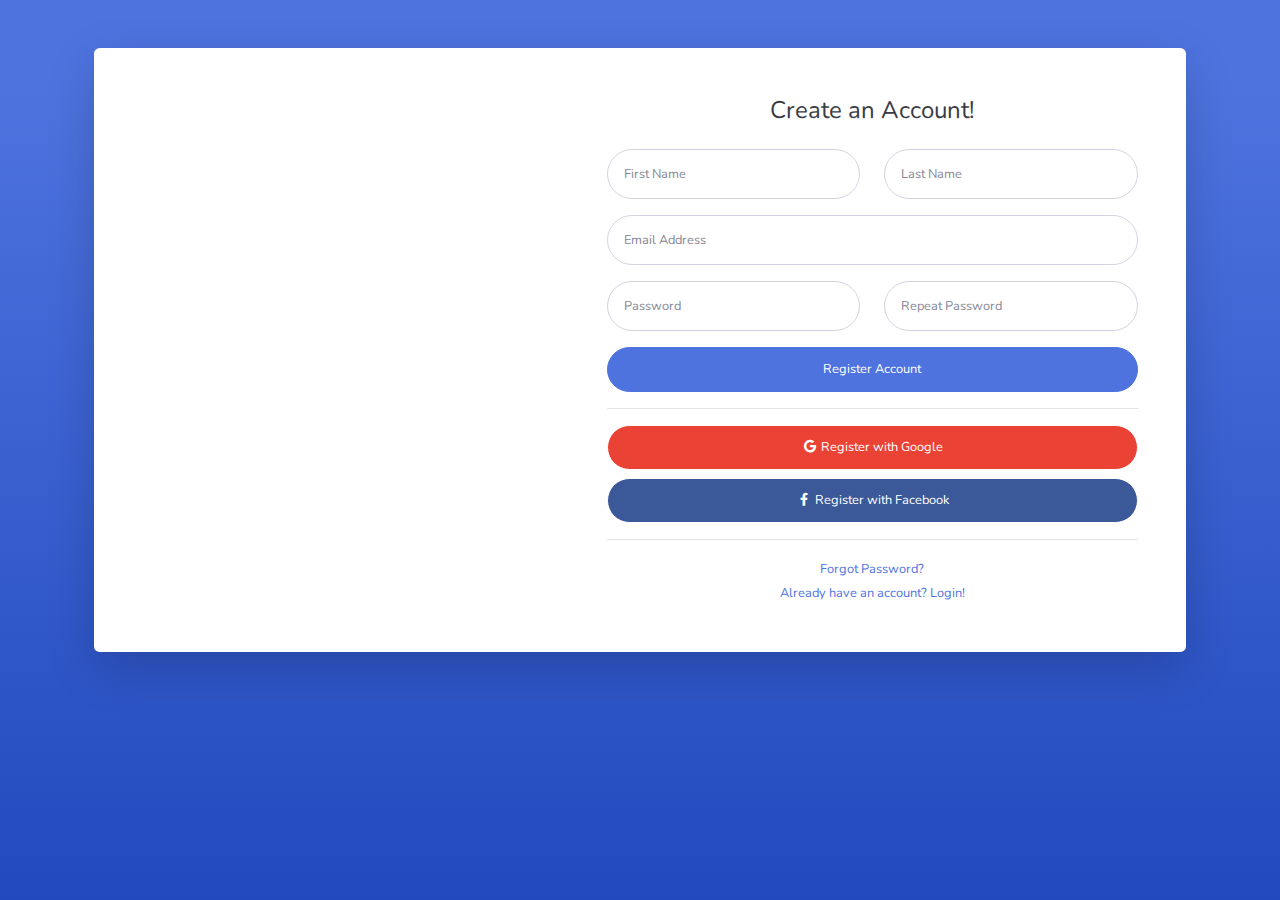
<file: public/admin/register.html>
<!DOCTYPE html>
<html lang="en">

<head>

    <meta charset="utf-8">
    <meta http-equiv="X-UA-Compatible" content="IE=edge">
    <meta name="viewport" content="width=device-width, initial-scale=1, shrink-to-fit=no">
    <meta name="description" content="">
    <meta name="author" content="">

    <title>SB Admin 2 - Register</title>

    <!-- Custom fonts for this template-->
    <link href="vendor/fontawesome-free/css/all.min.css" rel="stylesheet" type="text/css">
    <link
        href="https://fonts.googleapis.com/css?family=Nunito:200,200i,300,300i,400,400i,600,600i,700,700i,800,800i,900,900i"
        rel="stylesheet">

    <!-- Custom styles for this template-->
    <link href="css/sb-admin-2.min.css" rel="stylesheet">

</head>

<body class="bg-gradient-primary">

    <div class="container">

        <div class="card o-hidden border-0 shadow-lg my-5">
            <div class="card-body p-0">
                <!-- Nested Row within Card Body -->
                <div class="row">
                    <div class="col-lg-5 d-none d-lg-block bg-register-image"></div>
                    <div class="col-lg-7">
                        <div class="p-5">
                            <div class="text-center">
                                <h1 class="h4 text-gray-900 mb-4">Create an Account!</h1>
                            </div>
                            <form class="user">
                                <div class="form-group row">
                                    <div class="col-sm-6 mb-3 mb-sm-0">
                                        <input type="text" class="form-control form-control-user" id="exampleFirstName"
                                            placeholder="First Name">
                                    </div>
                                    <div class="col-sm-6">
                                        <input type="text" class="form-control form-control-user" id="exampleLastName"
                                            placeholder="Last Name">
                                    </div>
                                </div>
                                <div class="form-group">
                                    <input type="email" class="form-control form-control-user" id="exampleInputEmail"
                                        placeholder="Email Address">
                                </div>
                                <div class="form-group row">
                                    <div class="col-sm-6 mb-3 mb-sm-0">
                                        <input type="password" class="form-control form-control-user"
                                            id="exampleInputPassword" placeholder="Password">
                                    </div>
                                    <div class="col-sm-6">
                                        <input type="password" class="form-control form-control-user"
                                            id="exampleRepeatPassword" placeholder="Repeat Password">
                                    </div>
                                </div>
                                <a href="login.html" class="btn btn-primary btn-user btn-block">
                                    Register Account
                                </a>
                                <hr>
                                <a href="index.html" class="btn btn-google btn-user btn-block">
                                    <i class="fab fa-google fa-fw"></i> Register with Google
                                </a>
                                <a href="index.html" class="btn btn-facebook btn-user btn-block">
                                    <i class="fab fa-facebook-f fa-fw"></i> Register with Facebook
                                </a>
                            </form>
                            <hr>
                            <div class="text-center">
                                <a class="small" href="forgot-password.html">Forgot Password?</a>
                            </div>
                            <div class="text-center">
                                <a class="small" href="login.html">Already have an account? Login!</a>
                            </div>
                        </div>
                    </div>
                </div>
            </div>
        </div>

    </div>

    <!-- Bootstrap core JavaScript-->
    <script src="vendor/jquery/jquery.min.js"></script>
    <script src="vendor/bootstrap/js/bootstrap.bundle.min.js"></script>

    <!-- Core plugin JavaScript-->
    <script src="vendor/jquery-easing/jquery.easing.min.js"></script>

    <!-- Custom scripts for all pages-->
    <script src="js/sb-admin-2.min.js"></script>

</body>

</html>
</file>
<file: html5/assets/css/main.css>
body {
  background-color: white;
  font-family: 'Assistant', sans-serif;
  color: #071C4D;
}

.navbar-brand img {
  max-height: 40px;
}

.navbar-light .navbar-nav .nav-link {
  color: #071C4D;
}

.navbar-light .navbar-nav .nav-link.active {
  font-weight: bold;
  color: #071C4D !important;
}

.btn-login {
  background-color: #071C4D;
  color: white;
}

.btn-login:hover {
  background-color: #1E3771;
  color: white;
}

.btn-navbar-right {
  margin-top: -10px !important;
  margin-bottom: -8px !important;
  margin-right: -18px !important;
  height: 70px;
  border-radius: 0;
}

header {
  padding: 180px 0 165px;
  margin-top: -70px;
  background-image: url("../img/Header Background.png");
  background-size: cover;
}

header h1 {
  font-family: 'Playfair Display', serif;
  font-weight: bold;
  font-size: 50px;
}

header p {
  font-size: 22px;
}

header .btn-get-started {
  background-color: #071C4D;
  color: white;
}

header .btn-get-started:hover {
  background-color: #1E3771;
  color: white;
}

.section-stats {
  margin-top: -50px;
}

.section-stats .stats-detail {
  padding-top: 15px;
  background-color: white;
  padding-left: 40px;
}

.section-stats h2 {
  font-size: 30px;
  margin-bottom: 0;
}

.section-stats p {
  font-size: 20px;
  font-weight: lighter;
}

.section-popular {
  min-height: 540px;
  background-color: #051334;
  margin-top: -50px;
  margin-bottom: -230px;
}

.section-popular .section-popular-heading {
  margin-top: 150px;
}

.section-popular .section-popular-heading h2, .section-popular .section-popular-heading p {
  color: white;
}

.section-popular .section-popular-heading h2 {
  font-family: 'Playfair Display', serif;
  font-weight: bold;
  font-size: 40px;
}

.section-popular .section-popular-heading p {
  font-size: 18px;
}

.section-popular-content .section-popular-travel .card-travel {
  min-height: 380px;
  background-color: grey;
  color: white;
  padding: 30px;
  background-size: cover;
  margin-bottom: 20px;
}

.section-popular-content .section-popular-travel .card-travel .travel-country {
  font-size: 18px;
  color: white;
}

.section-popular-content .section-popular-travel .card-travel .travel-location {
  font-size: 26px;
  color: white;
}

.section-popular-content .section-popular-travel .card-travel .travel-button .btn-travel-details {
  background-color: #051334;
  color: white;
}

.section-popular-content .section-popular-travel .card-travel .travel-button .btn-travel-details:hover {
  color: white;
  background-color: #0e3183;
}

.section-networks {
  background-color: white;
  margin-top: -170px;
  padding-top: 240px;
  padding-bottom: 50px;
}

.section-networks h2 {
  font-weight: bold;
  font-family: 'Playfair Display', serif;
  font-size: 40px;
}

.section-networks img {
  max-width: 100%;
}

.section-testimonial-heading {
  background: transparent;
  padding-top: 50px;
  min-height: 506px;
}

.section-testimonial-heading h2 {
  font-family: 'Playfair Display', serif;
  font-weight: bold;
}

.section-testimonial-heading .section-testimonial-content .card {
  margin: 10px;
}

.section-testimonial-heading .section-testimonial-content .card img {
  max-width: 100px;
  margin-top: 30px;
}

.section-testimonial-heading .section-testimonial-content .card ul {
  margin-top: 20px;
  padding: 10px;
}

.section-testimonial-heading .btn-get-started {
  background-color: #051334;
  color: white;
}

.section-testimonial-heading .btn-get-started:hover {
  color: white;
  background-color: #0e3183;
}

.section-footer {
  background-color: white;
}

.section-footer h5 {
  font-weight: bolder;
}

.section-footer a {
  color: #071C4D;
}

.section-details-header {
  min-height: 310px;
  background: #E4E6EB;
  margin-top: -68px;
}

.section-details-content {
  margin-top: -200px;
}

.section-details-content .container .row .card .card-body .card-title {
  color: #071C4D;
}

.section-details-content .container .row .card .card-body .card-text .title-description {
  font-weight: lighter;
}

.section-details-content .container .row .card .card-body #detailsCarousel .carousel-indicators {
  list-style: none;
}

.section-details-content .container .row .card .card-body #detailsCarousel .carousel-indicators button {
  width: 70px;
  height: 70px;
  background-color: #fff;
  position: relative;
  margin: 10px;
}

.section-details-content .container .row .card .card-body #detailsCarousel .carousel-indicators img {
  position: absolute;
  width: 100%;
  height: 100%;
  opacity: 70%;
  top: 0;
  left: 0;
}

.section-details-content .container .row .card .card-body .btn-add-now {
  background: #071C4D;
  color: #fff;
}

.section-details-content .container .row .card-right .card-body .trip-info {
  font-weight: bolder;
  color: #071C4D;
}

.section-details-content .container .row .card-right .card-body .title-trip-info {
  font-weight: 600;
  color: #1E3771;
}

.section-details-content .container .row .card-right .card-body .btn-book {
  background: #071C4D;
  color: #fff;
}

.section-success {
  height: 90vh;
}

.section-success h1 {
  font-weight: 600;
  font-size: 26px;
  color: #071C4D;
}

.section-success p {
  font-weight: 400;
  font-size: 18px;
  color: #b1b1b1;
}

.section-success .btn-homepage {
  border-radius: 4px;
  background-color: #071C4D;
  color: white;
}
/*# sourceMappingURL=main.css.map */
</file>
<file: html5/assets/css/ribbon.css>
.card-ribbon {
  position: absolute;
  top: 0.75rem;
  right: -1rem;
  padding: 0.5rem 0.75rem;
  text-align: center;
  color: #ECEFF1;
  background: #071C4D;
  width: 8rem;
  -webkit-box-shadow: 0 0 5px 0 rgba(0, 0, 0, 0.6);
          box-shadow: 0 0 5px 0 rgba(0, 0, 0, 0.6);
}

.card-ribbon:after {
  content: '';
  position: absolute;
  right: -1rem;
  bottom: -1rem;
  width: 0;
  height: 0;
  border-left: 1rem solid #071C4D;
  border-right: 1rem solid transparent;
  border-bottom: 1rem solid transparent;
  border-top: 1rem solid transparent;
  clear: both;
  z-index: -1;
}
/*# sourceMappingURL=ribbon.css.map */
</file>
<file: html5/assets/css/xzoom.min.css>
.xzoom-lens img,.xzoom-preview img,.xzoom-source img{display:block;max-width:none;max-height:none;-webkit-transition:none;-moz-transition:none;-o-transition:none;transition:none}.xzoom-container{display:inline-block}.xzoom-thumbs{text-align:center;margin-bottom:10px}.xzoom{-webkit-box-shadow:0 0 5px 0 rgba(0,0,0,.5);-moz-box-shadow:0 0 5px 0 rgba(0,0,0,.5);box-shadow:0 0 5px 0 rgba(0,0,0,.5)}.xzoom2,.xzoom3,.xzoom4,.xzoom5{-webkit-box-shadow:0 0 5px 0 rgba(0,0,0,.5);-moz-box-shadow:0 0 5px 0 rgba(0,0,0,.5);box-shadow:0 0 5px 0 rgba(0,0,0,.5)}.xzoom-gallery,.xzoom-gallery2,.xzoom-gallery3,.xzoom-gallery4,.xzoom-gallery5{border:1px solid #cecece;margin-left:5px;margin-bottom:10px}.xzoom-hidden,.xzoom-source{display:block;position:static;float:none;clear:both}.xzoom-hidden{overflow:hidden}.xzoom-preview{border:1px solid #888;background:#2f4f4f;box-shadow:0 0 10px rgba(0,0,0,.5)}.xzoom-lens{border:1px solid #555;box-shadow:0 0 10px rgba(0,0,0,.5);cursor:crosshair}.xzoom-loading{background-position:center center;background-repeat:no-repeat;border-radius:100%;opacity:.7;background:url(../example/images/xloading.gif);width:48px;height:48px}.xactive{-webkit-box-shadow:0 0 3px 0 #4aa9d2;-moz-box-shadow:0 0 3px 0 #4aa9d2;box-shadow:0 0 3px 0 #4aa9d2;border:1px solid #4aaad2}.xzoom-caption{position:absolute;bottom:-43px;left:0;background:#000;width:100%;text-align:left}.xzoom-caption span{color:#fff;font-family:Arial,sans-serif;display:block;font-size:.75em;font-weight:700;padding:10px}
</file>
